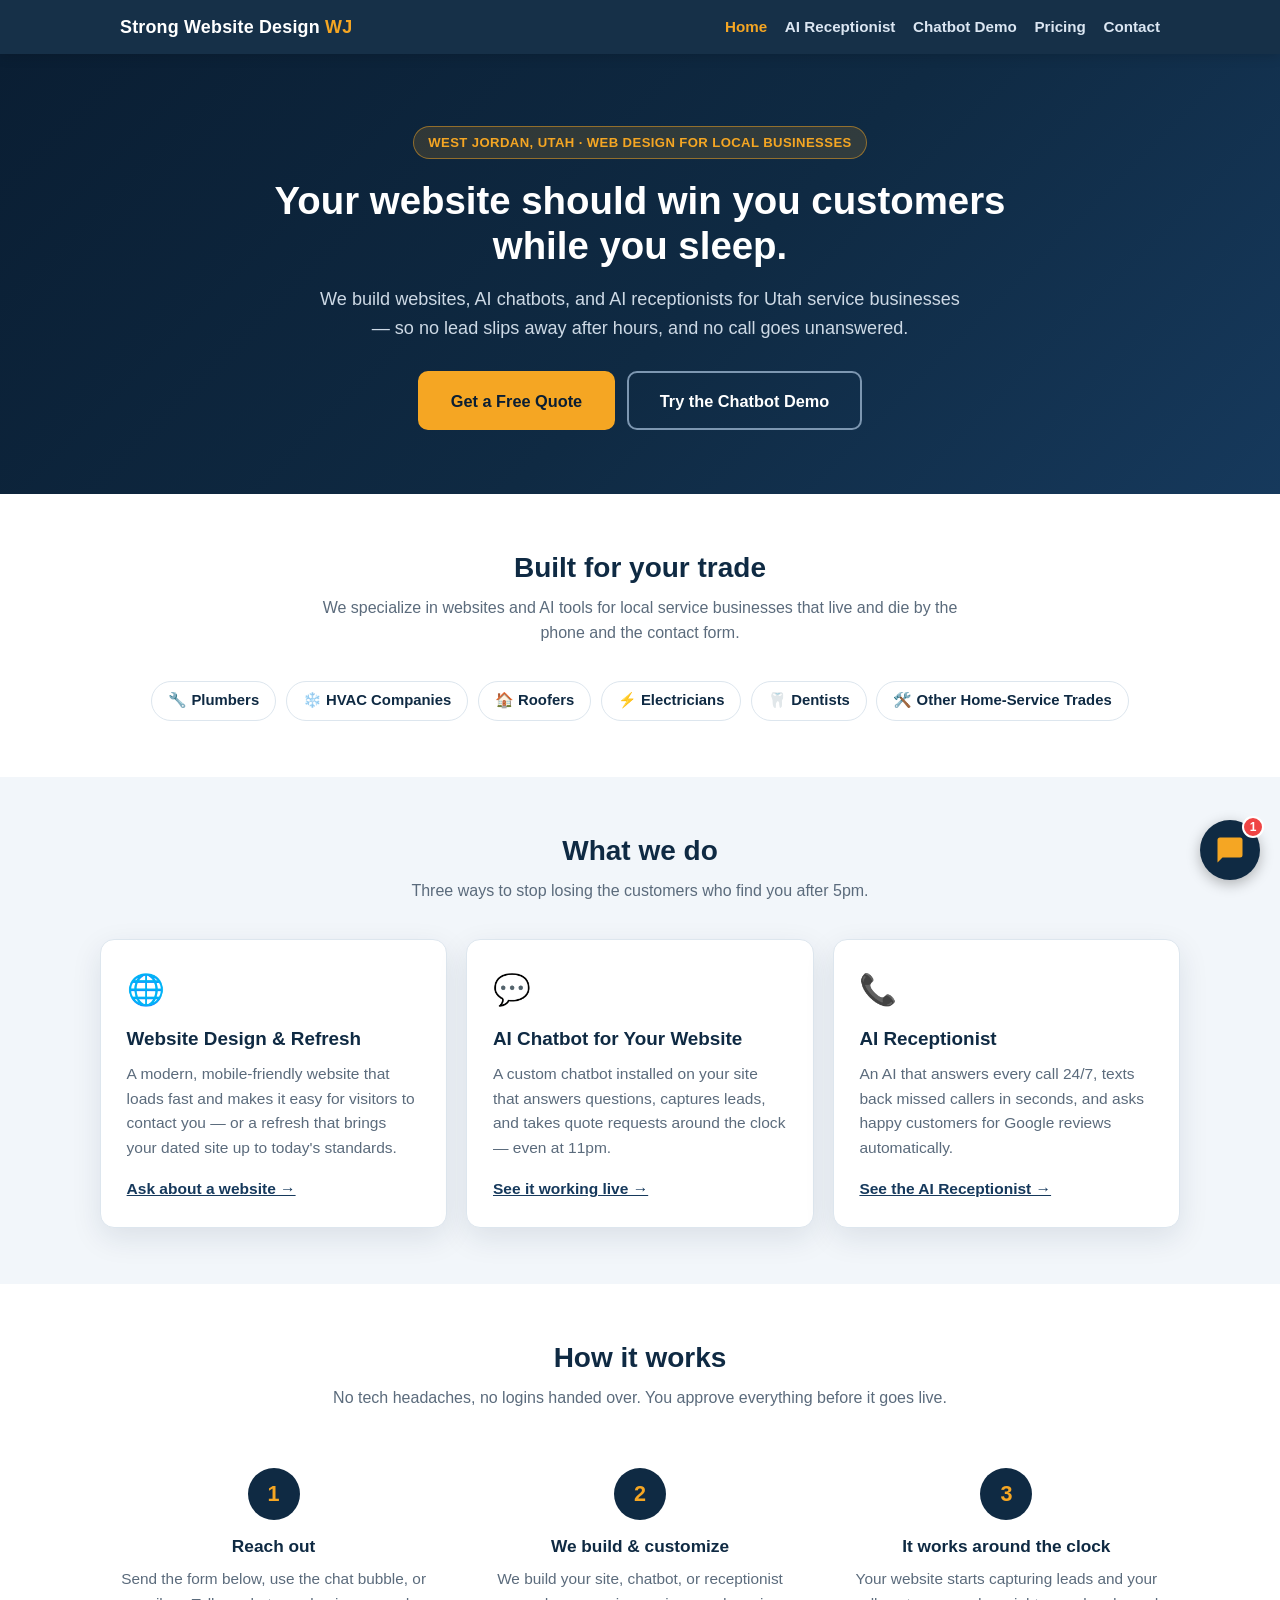
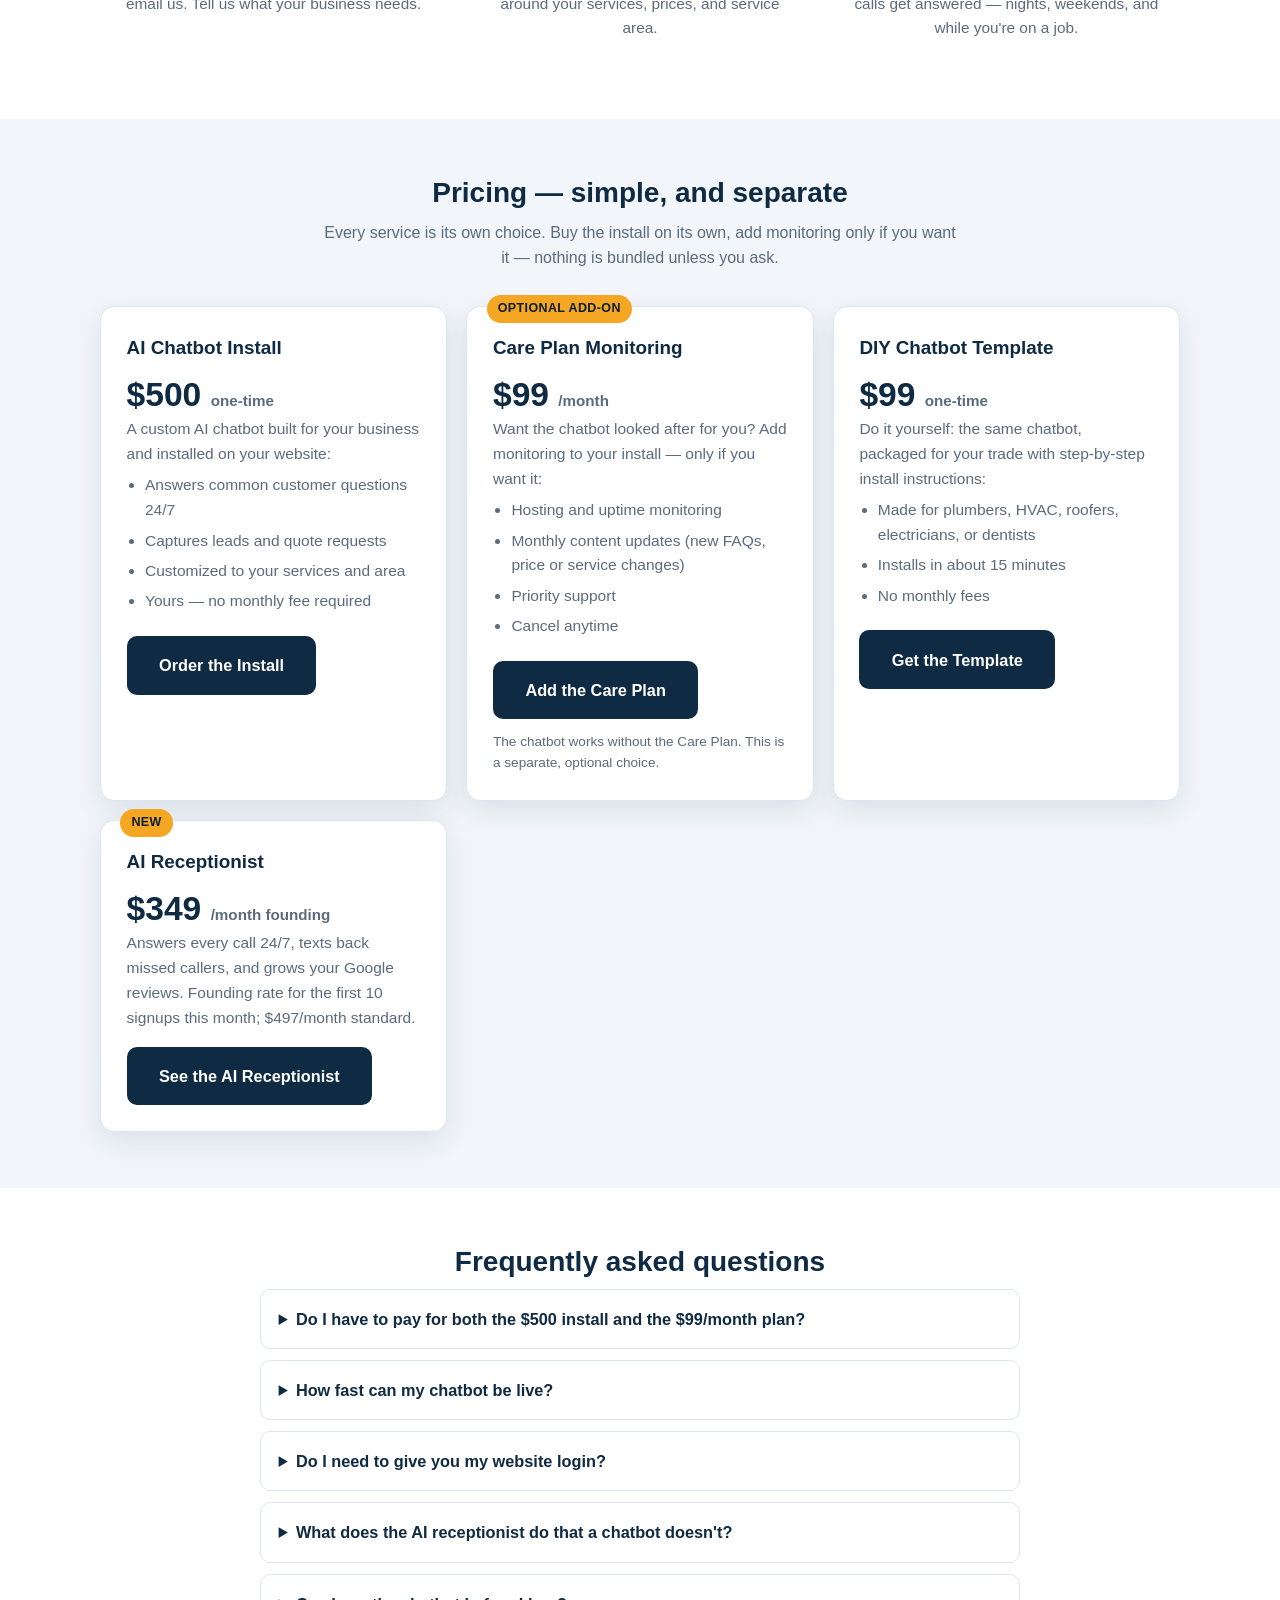
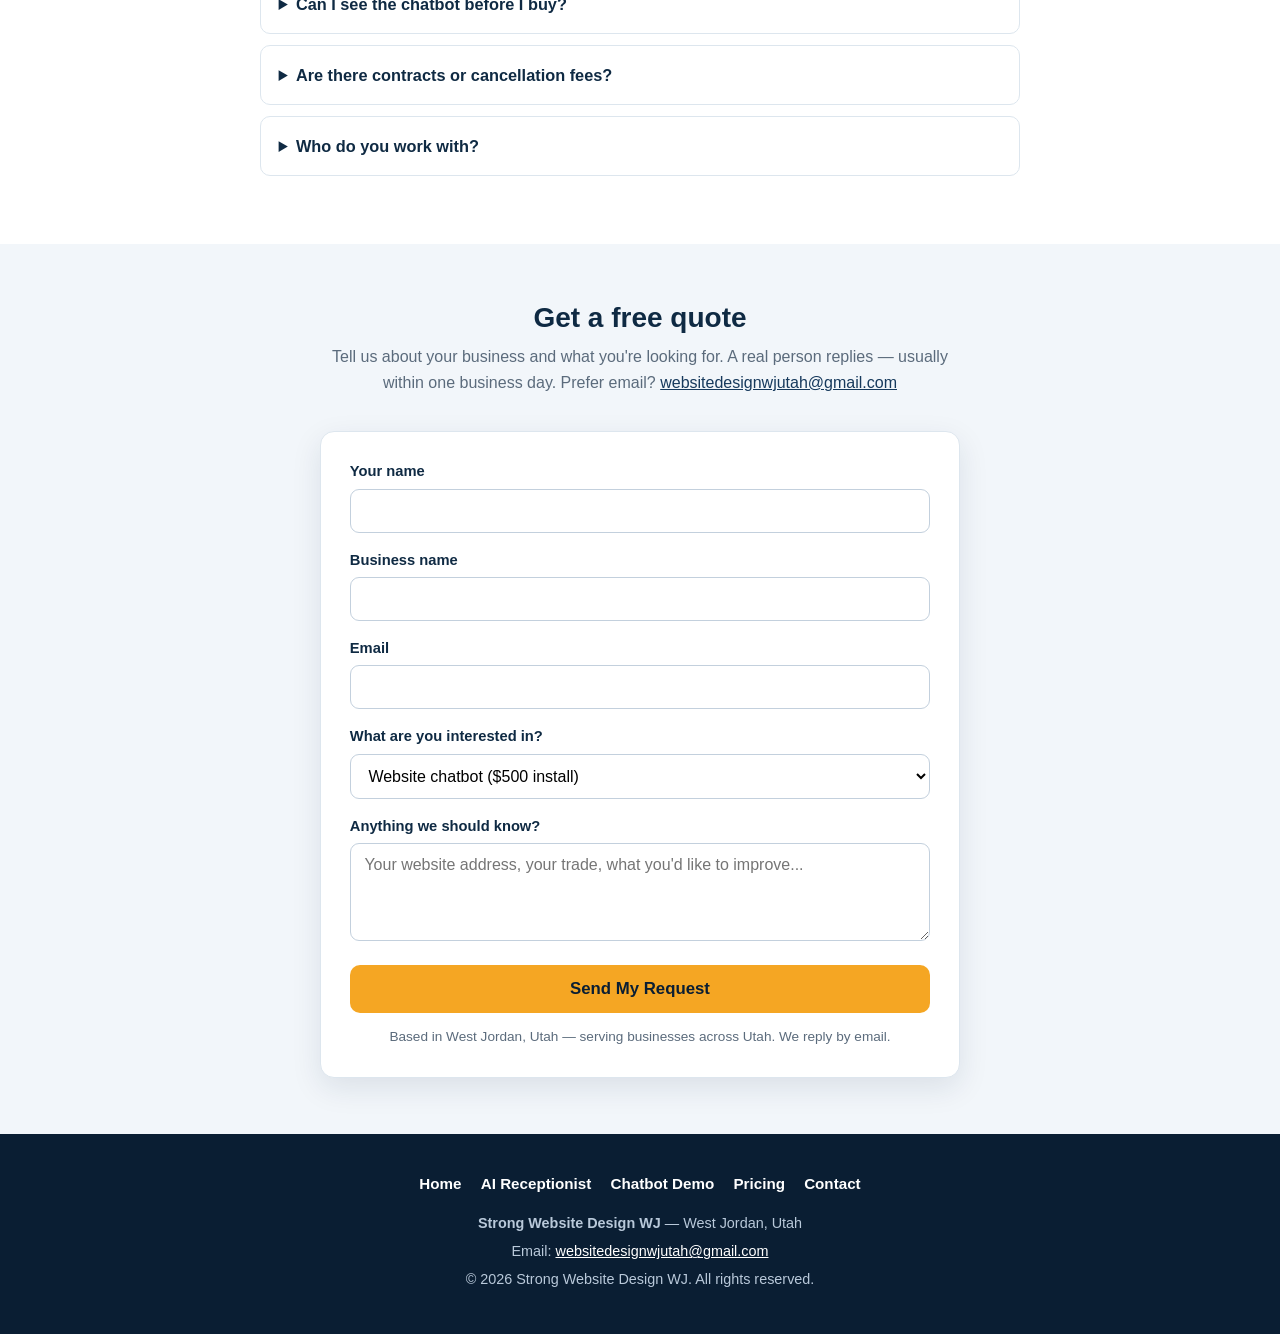
<file: index.html>
<!DOCTYPE html>
<html lang="en">
<head>
<meta charset="UTF-8">
<meta name="viewport" content="width=device-width, initial-scale=1.0">
<title>Utah Web Design & AI Chatbots for Small Businesses | Strong Website Design WJ</title>
<meta name="description" content="Strong Website Design WJ builds websites, AI chatbots, and AI receptionists for Utah small businesses — plumbers, HVAC, roofers, electricians & dentists. Chatbot installed for $500.">
<meta name="keywords" content="web design Utah, website design West Jordan, small business website Utah, chatbot for small business, AI chatbot install, AI receptionist Utah, website refresh Salt Lake City">
<link rel="canonical" href="https://strongroots.github.io/Strong-Website-Design-WJ/">
<meta property="og:type" content="website">
<meta property="og:site_name" content="Strong Website Design WJ">
<meta property="og:title" content="Utah Web Design & AI Chatbots for Small Businesses | Strong Website Design WJ">
<meta property="og:description" content="Websites, AI chatbots, and AI receptionists for Utah small businesses. Your site should win you customers while you sleep — chatbot installed for $500.">
<meta property="og:url" content="https://strongroots.github.io/Strong-Website-Design-WJ/">
<meta property="og:locale" content="en_US">
<meta name="twitter:card" content="summary">
<meta name="twitter:title" content="Utah Web Design & AI Chatbots for Small Businesses | Strong Website Design WJ">
<meta name="twitter:description" content="Websites, AI chatbots, and AI receptionists for Utah small businesses — chatbot installed for $500, AI receptionist from $349/month.">
<link rel="stylesheet" href="styles.css">
<link rel="stylesheet" href="chatbot/chatbot.css">
<script type="application/ld+json">
{
  "@context": "https://schema.org",
  "@type": "ProfessionalService",
  "name": "Strong Website Design WJ",
  "description": "Web design, AI chatbot installation, and AI receptionist services for Utah small businesses — plumbers, HVAC companies, roofers, electricians, and dentists.",
  "url": "https://strongroots.github.io/Strong-Website-Design-WJ/",
  "email": "websitedesignwjutah@gmail.com",
  "priceRange": "$99 - $500",
  "address": {
    "@type": "PostalAddress",
    "addressLocality": "West Jordan",
    "addressRegion": "UT",
    "addressCountry": "US"
  },
  "areaServed": [
    { "@type": "State", "name": "Utah" },
    { "@type": "City", "name": "West Jordan" },
    { "@type": "City", "name": "Salt Lake City" }
  ],
  "openingHoursSpecification": {
    "@type": "OpeningHoursSpecification",
    "dayOfWeek": ["Monday", "Tuesday", "Wednesday", "Thursday", "Friday", "Saturday", "Sunday"],
    "opens": "00:00",
    "closes": "23:59"
  },
  "makesOffer": [
    { "@type": "Offer", "itemOffered": { "@type": "Service", "name": "AI Chatbot Installation for Small Business Websites" }, "price": "500", "priceCurrency": "USD" },
    { "@type": "Offer", "itemOffered": { "@type": "Service", "name": "Chatbot Care Plan Monitoring (optional add-on)" }, "price": "99", "priceCurrency": "USD" },
    { "@type": "Offer", "itemOffered": { "@type": "Service", "name": "DIY Chatbot Template" }, "price": "99", "priceCurrency": "USD" },
    { "@type": "Offer", "itemOffered": { "@type": "Service", "name": "AI Receptionist for Contractors and Trades" }, "price": "349", "priceCurrency": "USD" }
  ]
}
</script>
</head>
<body>

<header class="site-header">
  <div class="bar">
    <a class="logo" href="index.html">Strong Website Design <span>WJ</span></a>
    <nav class="main-nav">
      <a href="index.html" class="active">Home</a>
      <a href="receptionist.html">AI Receptionist</a>
      <a href="chatbot-demo.html">Chatbot Demo</a>
      <a href="#pricing">Pricing</a>
      <a href="#contact">Contact</a>
    </nav>
  </div>
</header>

<div class="hero">
  <span class="eyebrow">West Jordan, Utah · Web Design for Local Businesses</span>
  <h1>Your website should win you customers while you sleep.</h1>
  <p>We build websites, AI chatbots, and AI receptionists for Utah service businesses — so no lead slips away after hours, and no call goes unanswered.</p>
  <div class="cta-row">
    <a class="btn" href="#contact">Get a Free Quote</a>
    <a class="btn ghost" href="chatbot-demo.html">Try the Chatbot Demo</a>
  </div>
</div>

<section class="section">
  <div class="wrap">
    <h2>Built for your trade</h2>
    <p class="lede">We specialize in websites and AI tools for local service businesses that live and die by the phone and the contact form.</p>
    <div class="trades">
      <span>🔧 Plumbers</span>
      <span>❄️ HVAC Companies</span>
      <span>🏠 Roofers</span>
      <span>⚡ Electricians</span>
      <span>🦷 Dentists</span>
      <span>🛠️ Other Home-Service Trades</span>
    </div>
  </div>
</section>

<section class="section alt">
  <div class="wrap">
    <h2>What we do</h2>
    <p class="lede">Three ways to stop losing the customers who find you after 5pm.</p>
    <div class="cards">
      <div class="card">
        <div class="icon">🌐</div>
        <h3>Website Design &amp; Refresh</h3>
        <p>A modern, mobile-friendly website that loads fast and makes it easy for visitors to contact you — or a refresh that brings your dated site up to today's standards.</p>
        <p class="card-link"><a href="#contact">Ask about a website →</a></p>
      </div>
      <div class="card">
        <div class="icon">💬</div>
        <h3>AI Chatbot for Your Website</h3>
        <p>A custom chatbot installed on your site that answers questions, captures leads, and takes quote requests around the clock — even at 11pm.</p>
        <p class="card-link"><a href="chatbot-demo.html">See it working live →</a></p>
      </div>
      <div class="card">
        <div class="icon">📞</div>
        <h3>AI Receptionist</h3>
        <p>An AI that answers every call 24/7, texts back missed callers in seconds, and asks happy customers for Google reviews automatically.</p>
        <p class="card-link"><a href="receptionist.html">See the AI Receptionist →</a></p>
      </div>
    </div>
  </div>
</section>

<section class="section">
  <div class="wrap">
    <h2>How it works</h2>
    <p class="lede">No tech headaches, no logins handed over. You approve everything before it goes live.</p>
    <div class="steps">
      <div class="step">
        <div class="num">1</div>
        <h3>Reach out</h3>
        <p>Send the form below, use the chat bubble, or email us. Tell us what your business needs.</p>
      </div>
      <div class="step">
        <div class="num">2</div>
        <h3>We build &amp; customize</h3>
        <p>We build your site, chatbot, or receptionist around your services, prices, and service area.</p>
      </div>
      <div class="step">
        <div class="num">3</div>
        <h3>It works around the clock</h3>
        <p>Your website starts capturing leads and your calls get answered — nights, weekends, and while you're on a job.</p>
      </div>
    </div>
  </div>
</section>

<section class="section alt" id="pricing">
  <div class="wrap">
    <h2>Pricing — simple, and separate</h2>
    <p class="lede">Every service is its own choice. Buy the install on its own, add monitoring only if you want it — nothing is bundled unless you ask.</p>
    <div class="cards">
      <div class="card price-card">
        <h3>AI Chatbot Install</h3>
        <div class="price">$500 <small>one-time</small></div>
        <p>A custom AI chatbot built for your business and installed on your website:</p>
        <ul>
          <li>Answers common customer questions 24/7</li>
          <li>Captures leads and quote requests</li>
          <li>Customized to your services and area</li>
          <li>Yours — no monthly fee required</li>
        </ul>
        <p style="margin-top:1rem;"><a class="btn navy" href="https://buy.stripe.com/14AeV51U76R19M33Et1ck00">Order the Install</a></p>
      </div>
      <div class="card price-card">
        <span class="tag">Optional Add-On</span>
        <h3>Care Plan Monitoring</h3>
        <div class="price">$99 <small>/month</small></div>
        <p>Want the chatbot looked after for you? Add monitoring to your install — only if you want it:</p>
        <ul>
          <li>Hosting and uptime monitoring</li>
          <li>Monthly content updates (new FAQs, price or service changes)</li>
          <li>Priority support</li>
          <li>Cancel anytime</li>
        </ul>
        <p style="margin-top:1rem;"><a class="btn navy" href="https://buy.stripe.com/5kQ6oz42fgrB5vN8YN1ck01">Add the Care Plan</a></p>
        <p class="fineprint">The chatbot works without the Care Plan. This is a separate, optional choice.</p>
      </div>
      <div class="card price-card">
        <h3>DIY Chatbot Template</h3>
        <div class="price">$99 <small>one-time</small></div>
        <p>Do it yourself: the same chatbot, packaged for your trade with step-by-step install instructions:</p>
        <ul>
          <li>Made for plumbers, HVAC, roofers, electricians, or dentists</li>
          <li>Installs in about 15 minutes</li>
          <li>No monthly fees</li>
        </ul>
        <p style="margin-top:1rem;"><a class="btn navy" href="https://buy.stripe.com/eVq9AL9mzfnx0bt3Et1ck02">Get the Template</a></p>
      </div>
      <div class="card price-card">
        <span class="tag">New</span>
        <h3>AI Receptionist</h3>
        <div class="price">$349 <small>/month founding</small></div>
        <p>Answers every call 24/7, texts back missed callers, and grows your Google reviews. Founding rate for the first 10 signups this month; $497/month standard.</p>
        <p style="margin-top:1rem;"><a class="btn navy" href="receptionist.html">See the AI Receptionist</a></p>
      </div>
    </div>
  </div>
</section>

<section class="section">
  <div class="wrap">
    <h2>Frequently asked questions</h2>
    <div class="faq">
      <details>
        <summary>Do I have to pay for both the $500 install and the $99/month plan?</summary>
        <p>No. They're separate choices. The $500 install buys you the chatbot, installed and working on your site — full stop. The $99/month Care Plan is an optional add-on if you'd like us to host it, monitor uptime, and make monthly updates for you. Plenty of clients take the install on its own.</p>
      </details>
      <details>
        <summary>How fast can my chatbot be live?</summary>
        <p>Usually within a few days of ordering. We customize it to your business, send it to you for approval, then install it on your website.</p>
      </details>
      <details>
        <summary>Do I need to give you my website login?</summary>
        <p>No. We work with a simple install snippet or coordinate with whoever manages your site — you never hand over passwords or logins.</p>
      </details>
      <details>
        <summary>What does the AI receptionist do that a chatbot doesn't?</summary>
        <p>The chatbot lives on your website and handles visitors there. The AI receptionist answers your actual phone calls, 24/7 — it talks with callers, books the job details, texts back anyone you missed, and asks finished customers for Google reviews. Many shops use both. See the <a href="receptionist.html">AI Receptionist page</a> for pricing.</p>
      </details>
      <details>
        <summary>Can I see the chatbot before I buy?</summary>
        <p>Yes — there's a working demo on a sample plumbing company's page. Try it here: <a href="chatbot-demo.html">chatbot demo</a>. Ask it about hours, pricing, and services, then tap its quote button to see how a lead reaches the owner.</p>
      </details>
      <details>
        <summary>Are there contracts or cancellation fees?</summary>
        <p>No long-term contracts. The monthly services (Care Plan and AI Receptionist) are month-to-month and cancel anytime. The install and the DIY template are one-time purchases.</p>
      </details>
      <details>
        <summary>Who do you work with?</summary>
        <p>Small service businesses across Utah, especially the Salt Lake Valley — plumbers, HVAC companies, roofers, electricians, dentists, and similar trades. We're based in West Jordan, Utah.</p>
      </details>
    </div>
  </div>
</section>

<section class="section alt" id="contact">
  <div class="wrap">
    <h2>Get a free quote</h2>
    <p class="lede">Tell us about your business and what you're looking for. A real person replies — usually within one business day. Prefer email? <a href="mailto:websitedesignwjutah@gmail.com">websitedesignwjutah@gmail.com</a></p>
    <form class="lead-form" action="https://formsubmit.co/websitedesignwjutah@gmail.com" method="POST">
      <input type="hidden" name="_subject" value="New lead from Strong Website Design WJ homepage">
      <input type="hidden" name="_template" value="table">
      <input type="hidden" name="_next" value="https://strongroots.github.io/Strong-Website-Design-WJ/?sent=1#contact">
      <input type="text" name="_honey" style="display:none">
      <label for="lf-name">Your name</label>
      <input id="lf-name" name="Name" type="text" autocomplete="name" required>
      <label for="lf-biz">Business name</label>
      <input id="lf-biz" name="Business" type="text" autocomplete="organization">
      <label for="lf-email">Email</label>
      <input id="lf-email" name="Email" type="email" autocomplete="email" required>
      <label for="lf-need">What are you interested in?</label>
      <select id="lf-need" name="Interested_in">
        <option>Website chatbot ($500 install)</option>
        <option>New website / website refresh</option>
        <option>AI receptionist</option>
        <option>DIY chatbot template ($99)</option>
        <option>Care Plan monitoring ($99/mo)</option>
        <option>Not sure yet — advise me</option>
      </select>
      <label for="lf-msg">Anything we should know?</label>
      <textarea id="lf-msg" name="Details" rows="4" placeholder="Your website address, your trade, what you'd like to improve..."></textarea>
      <button class="btn" type="submit">Send My Request</button>
      <p class="fineprint">Based in West Jordan, Utah — serving businesses across Utah. We reply by email.</p>
    </form>
  </div>
</section>

<footer class="site-footer">
  <nav>
    <a href="index.html">Home</a>
    <a href="receptionist.html">AI Receptionist</a>
    <a href="chatbot-demo.html">Chatbot Demo</a>
    <a href="#pricing">Pricing</a>
    <a href="#contact">Contact</a>
  </nav>
  <p><strong>Strong Website Design WJ</strong> — West Jordan, Utah</p>
  <p>Email: <a href="mailto:websitedesignwjutah@gmail.com">websitedesignwjutah@gmail.com</a></p>
  <p>&copy; 2026 Strong Website Design WJ. All rights reserved.</p>
</footer>

<script src="chatbot/chatbot.js" defer></script>
</body>
</html>
</file>
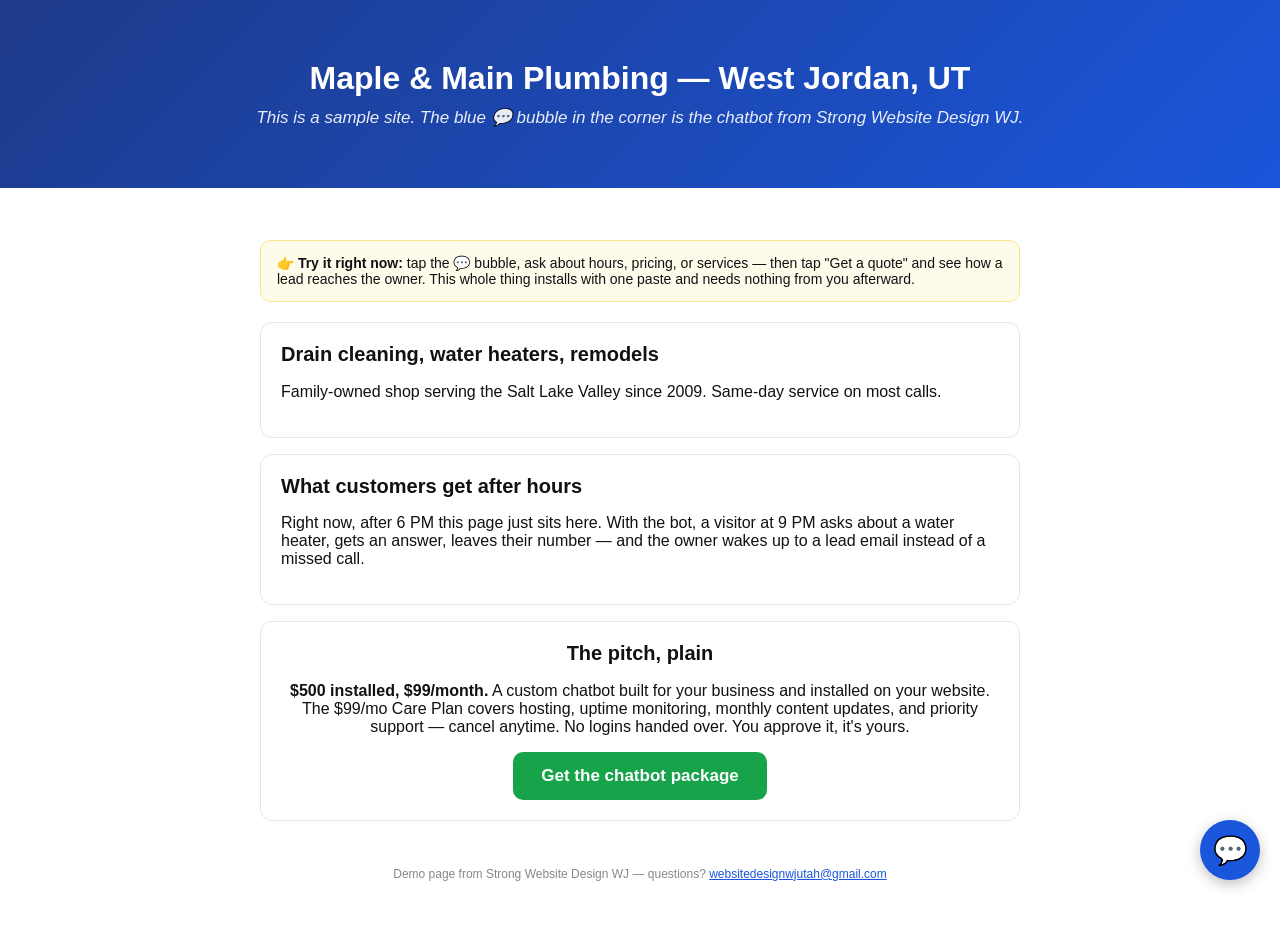
<file: chatbot-demo-email-campaign.html>
<!DOCTYPE html>
<html lang="en">
<head>
<meta charset="UTF-8">
<meta name="viewport" content="width=device-width, initial-scale=1.0">
<title>Demo — What your chatbot looks like on YOUR site | Strong Website Design WJ</title>
<style>
  body{font-family:-apple-system,BlinkMacSystemFont,"Segoe UI",Roboto,Arial,sans-serif;margin:0;color:#111}
  .hero{background:linear-gradient(135deg,#1e3a8a,#1a56db);color:#fff;padding:60px 24px;text-align:center}
  .hero h1{margin:0 0 10px;font-size:32px}
  .hero p{margin:0;opacity:.9;font-size:17px}
  .wrap{max-width:760px;margin:0 auto;padding:32px 24px}
  .card{border:1px solid #e5e7eb;border-radius:12px;padding:20px;margin:16px 0}
  .card h2{margin-top:0;font-size:20px}
  .note{background:#fffbeb;border:1px solid #fde68a;border-radius:10px;padding:14px 16px;font-size:14px;margin:20px 0}
  .cta{background:#16a34a;color:#fff;border:none;border-radius:10px;padding:14px 28px;font-size:17px;font-weight:700;cursor:pointer}
  footer{text-align:center;color:#888;font-size:12px;padding:30px}
  footer a{color:#1a56db}
</style>
</head>
<body>
<div class="hero">
  <h1>Maple &amp; Main Plumbing — West Jordan, UT</h1>
  <p><em>This is a sample site. The blue 💬 bubble in the corner is the chatbot from Strong Website Design WJ.</em></p>
</div>
<div class="wrap">
  <div class="note">👉 <strong>Try it right now:</strong> tap the 💬 bubble, ask about hours, pricing, or services — then tap "Get a quote" and see how a lead reaches the owner. This whole thing installs with one paste and needs nothing from you afterward.</div>
  <div class="card">
    <h2>Drain cleaning, water heaters, remodels</h2>
    <p>Family-owned shop serving the Salt Lake Valley since 2009. Same-day service on most calls.</p>
  </div>
  <div class="card">
    <h2>What customers get after hours</h2>
    <p>Right now, after 6 PM this page just sits here. With the bot, a visitor at 9 PM asks about a water heater, gets an answer, leaves their number — and the owner wakes up to a lead email instead of a missed call.</p>
  </div>
  <div class="card" style="text-align:center">
    <h2>The pitch, plain</h2>
    <p><strong>$500 installed, $99/month.</strong> A custom chatbot built for your business and installed on your website. The $99/mo Care Plan covers hosting, uptime monitoring, monthly content updates, and priority support — cancel anytime. No logins handed over. You approve it, it's yours.</p>
    <button class="cta" onclick="alert('This is the demo — on your live site this button would start your order.')">Get the chatbot package</button>
  </div>
  <footer>Demo page from Strong Website Design WJ — questions? <a href="mailto:websitedesignwjutah@gmail.com">websitedesignwjutah@gmail.com</a></footer>
</div>

<!-- DEMO CONFIG: pre-filled for the sample business. In the real snippet, the buyer edits this block. -->
<style>
  #qcb-launcher{position:fixed;right:20px;bottom:20px;width:60px;height:60px;border-radius:50%;background:#1a56db;color:#fff;border:none;cursor:pointer;font-size:28px;box-shadow:0 4px 14px rgba(0,0,0,.25);z-index:9998}
  #qcb-panel{position:fixed;right:20px;bottom:92px;width:340px;max-width:calc(100vw - 40px);height:460px;max-height:70vh;background:#fff;border-radius:14px;box-shadow:0 8px 30px rgba(0,0,0,.25);display:none;flex-direction:column;overflow:hidden;z-index:9999;font-family:-apple-system,BlinkMacSystemFont,"Segoe UI",Roboto,Arial,sans-serif}
  #qcb-panel.open{display:flex}
  #qcb-head{background:#1a56db;color:#fff;padding:12px 14px;font-weight:700;font-size:15px;display:flex;justify-content:space-between;align-items:center}
  #qcb-head button{background:none;border:none;color:#fff;font-size:18px;cursor:pointer}
  #qcb-msgs{flex:1;overflow-y:auto;padding:12px;display:flex;flex-direction:column;gap:8px;background:#f3f4f6}
  .qcb-msg{max-width:85%;padding:9px 12px;border-radius:12px;font-size:14px;line-height:1.4}
  .qcb-bot{background:#fff;color:#111;align-self:flex-start;border:1px solid #e5e7eb}
  .qcb-user{background:#1a56db;color:#fff;align-self:flex-end}
  .qcb-quick{display:flex;flex-wrap:wrap;gap:6px}
  .qcb-quick button{background:#eef2ff;border:1px solid #c7d2fe;color:#1a56db;border-radius:16px;padding:5px 10px;font-size:12px;cursor:pointer}
  #qcb-inputbar{display:flex;border-top:1px solid #e5e7eb}
  #qcb-input{flex:1;border:none;padding:12px;font-size:14px;outline:none}
  #qcb-send{background:#1a56db;color:#fff;border:none;padding:0 16px;font-size:14px;cursor:pointer}
  #qcb-form{padding:10px 12px;border-top:1px solid #e5e7eb;background:#fff;display:none}
  #qcb-form input,#qcb-form textarea{width:100%;box-sizing:border-box;margin:4px 0;padding:8px;font-size:13px;border:1px solid #d1d5db;border-radius:8px}
  #qcb-form button{width:100%;background:#16a34a;color:#fff;border:none;border-radius:8px;padding:10px;font-size:14px;font-weight:700;cursor:pointer;margin-top:4px}
</style>
<div id="qcb-panel" role="dialog" aria-label="Chat with us">
  <div id="qcb-head"><span id="qcb-title">Chat with us</span><button onclick="document.getElementById('qcb-panel').classList.remove('open')" aria-label="Close">×</button></div>
  <div id="qcb-msgs"></div>
  <div class="qcb-quick" id="qcb-quick" style="padding:8px 12px;background:#f3f4f6"></div>
  <div id="qcb-form">
    <input id="qcb-name" placeholder="Your name">
    <input id="qcb-phone" placeholder="Your phone number">
    <textarea id="qcb-need" rows="2" placeholder="What do you need?"></textarea>
    <button onclick="qcbSendLead()">Send — we'll call you back</button>
  </div>
  <div id="qcb-inputbar">
    <input id="qcb-input" placeholder="Ask a question…" onkeydown="if(event.key==='Enter')qcbAsk()">
    <button id="qcb-send" onclick="qcbAsk()">Send</button>
  </div>
</div>
<button id="qcb-launcher" onclick="qcbToggle()" aria-label="Open chat">💬</button>
<script>
var QCB = {
  business: "Maple & Main Plumbing",
  phone: "(801) 555-0147",
  phoneHref: "+18015550147",
  email: "owner@mapleandmain.example",
  greeting: "Hi! I'm the Maple & Main assistant. Ask me about hours, pricing, or services — or tap a topic below.",
  faqs: [
    { keys: ["hour","open","close","when"],
      a: "We're open Mon–Fri 8 AM–6 PM, Sat 9 AM–2 PM. Emergency calls 24/7." },
    { keys: ["price","cost","much","charge","quote","estimate"],
      a: "Drain cleaning starts at $149, water heater installs from $1,100 — but every job's different. Tap 'Get a quote' and we'll call you back with an exact number." },
    { keys: ["service","offer","do you do","what do"],
      a: "Drain cleaning, water heater install/repair, fixture installs, and remodel rough-ins." },
    { keys: ["where","located","address","area","serve"],
      a: "Based in West Jordan — we serve the whole Salt Lake Valley." },
    { keys: ["book","schedule","appointment","come out","visit"],
      a: "Tap 'Get a quote' below with your name and number and we'll call you back to schedule — usually same day." }
  ],
  fallback: "Good question — I don't have that answer yet. Leave your info below and the owner will get back to you personally."
};
var qcbOpened = false;
function qcbToggle(){
  var p = document.getElementById('qcb-panel');
  p.classList.toggle('open');
  if(!qcbOpened){ qcbOpened = true; qcbSay(QCB.greeting, 'bot'); qcbQuickButtons(); }
}
function qcbSay(text, who){
  var m = document.createElement('div');
  m.className = 'qcb-msg qcb-' + who;
  m.textContent = text;
  document.getElementById('qcb-msgs').appendChild(m);
  m.scrollIntoView();
}
function qcbQuickButtons(){
  var q = document.getElementById('qcb-quick');
  q.innerHTML = '';
  ["Hours","Pricing","Services","Get a quote"].forEach(function(t){
    var b = document.createElement('button');
    b.textContent = t;
    b.onclick = function(){ document.getElementById('qcb-input').value = t; qcbAsk(); };
  });
}
function qcbAsk(){
  var box = document.getElementById('qcb-input');
  var text = box.value.trim();
  if(!text) return;
  box.value = '';
  qcbSay(text, 'user');
  var lower = text.toLowerCase();
  if(lower.indexOf('quote') > -1 || lower.indexOf('call') > -1){ qcbLeadForm(); return; }
  var best = null, bestScore = 0;
  QCB.faqs.forEach(function(f){
    var s = 0;
    f.keys.forEach(function(k){ if(lower.indexOf(k) > -1) s++; });
    if(s > bestScore){ bestScore = s; best = f; }
  });
  qcbSay(best ? best.a : QCB.fallback, 'bot');
  if(!best){ qcbLeadForm(); }
  var call = document.createElement('div');
  call.className = 'qcb-msg qcb-bot';
  call.innerHTML = 'Prefer to talk? Call us: <a href="tel:' + QCB.phoneHref + '">' + QCB.phone + '</a>';
  document.getElementById('qcb-msgs').appendChild(call);
  call.scrollIntoView();
}
function qcbLeadForm(){
  qcbSay("Drop your info and the owner will call you back:", 'bot');
  document.getElementById('qcb-form').style.display = 'block';
}
function qcbSendLead(){
  var n = document.getElementById('qcb-name').value.trim();
  var p = document.getElementById('qcb-phone').value.trim();
  var d = document.getElementById('qcb-need').value.trim();
  if(!n || !p){ qcbSay("Please add your name and phone number so we can reach you.", 'bot'); return; }
  var subject = encodeURIComponent("New website lead — " + QCB.business);
  var body = encodeURIComponent("Name: " + n + "\nPhone: " + p + "\nNeeds: " + d);
  window.location.href = "mailto:" + QCB.email + "?subject=" + subject + "&body=" + body;
  qcbSay("Thanks " + n + "! Your email app should open with the message ready — hit send and the owner gets it instantly.", 'bot');
  document.getElementById('qcb-form').style.display = 'none';
}
document.getElementById('qcb-title').textContent = "Chat with " + QCB.business;
</script>
</body>
</html>
</file>
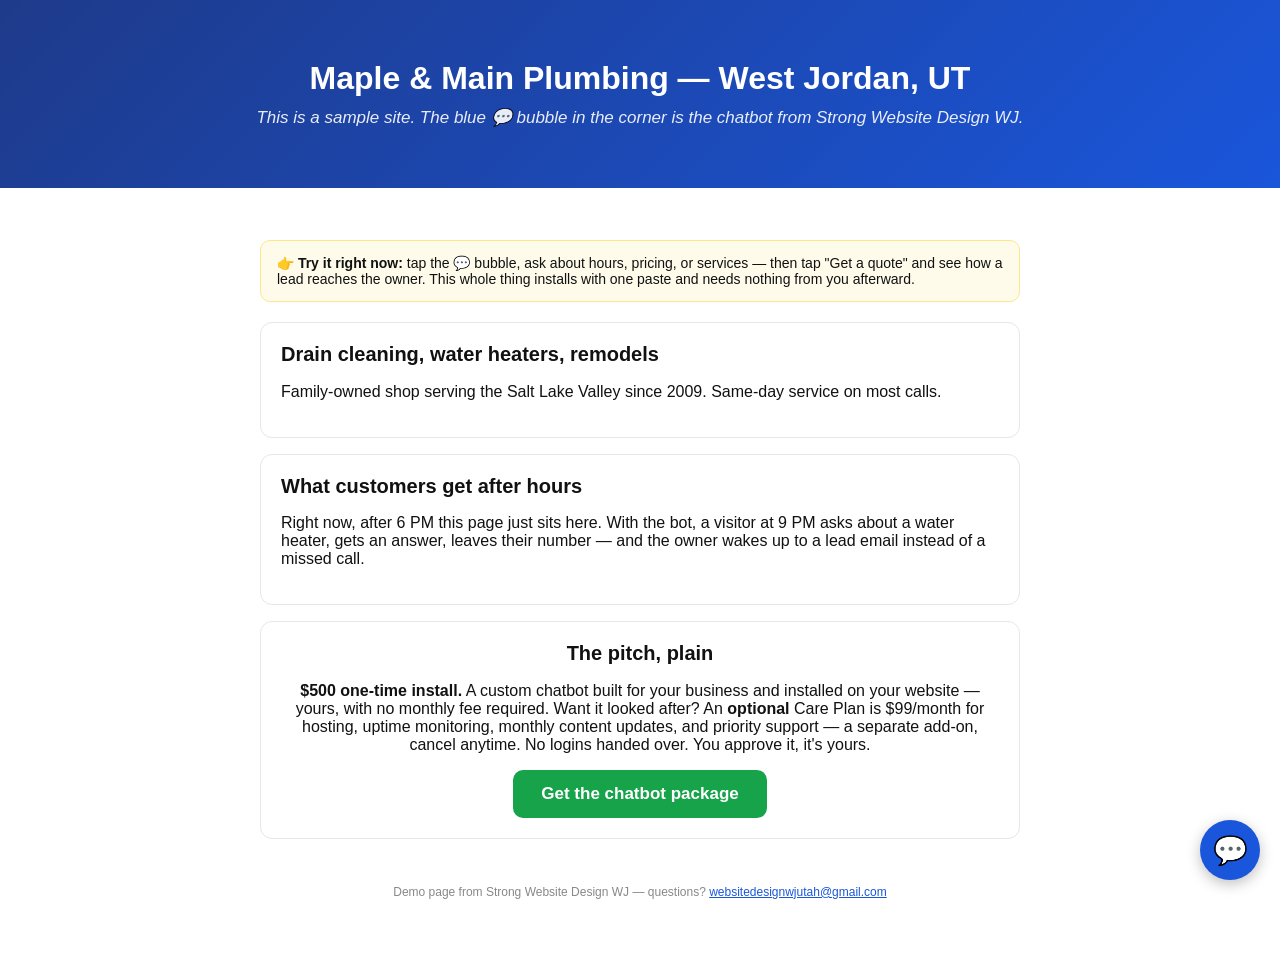
<file: chatbot-demo.html>
<!DOCTYPE html>
<html lang="en">
<head>
<meta charset="UTF-8">
<meta name="viewport" content="width=device-width, initial-scale=1.0">
<title>Demo — What your chatbot looks like on YOUR site | Strong Website Design WJ</title>
<style>
  body{font-family:-apple-system,BlinkMacSystemFont,"Segoe UI",Roboto,Arial,sans-serif;margin:0;color:#111}
  .hero{background:linear-gradient(135deg,#1e3a8a,#1a56db);color:#fff;padding:60px 24px;text-align:center}
  .hero h1{margin:0 0 10px;font-size:32px}
  .hero p{margin:0;opacity:.9;font-size:17px}
  .wrap{max-width:760px;margin:0 auto;padding:32px 24px}
  .card{border:1px solid #e5e7eb;border-radius:12px;padding:20px;margin:16px 0}
  .card h2{margin-top:0;font-size:20px}
  .note{background:#fffbeb;border:1px solid #fde68a;border-radius:10px;padding:14px 16px;font-size:14px;margin:20px 0}
  .cta{background:#16a34a;color:#fff;border:none;border-radius:10px;padding:14px 28px;font-size:17px;font-weight:700;cursor:pointer}
  footer{text-align:center;color:#888;font-size:12px;padding:30px}
  footer a{color:#1a56db}
</style>
</head>
<body>
<div class="hero">
  <h1>Maple &amp; Main Plumbing — West Jordan, UT</h1>
  <p><em>This is a sample site. The blue 💬 bubble in the corner is the chatbot from Strong Website Design WJ.</em></p>
</div>
<div class="wrap">
  <div class="note">👉 <strong>Try it right now:</strong> tap the 💬 bubble, ask about hours, pricing, or services — then tap "Get a quote" and see how a lead reaches the owner. This whole thing installs with one paste and needs nothing from you afterward.</div>
  <div class="card">
    <h2>Drain cleaning, water heaters, remodels</h2>
    <p>Family-owned shop serving the Salt Lake Valley since 2009. Same-day service on most calls.</p>
  </div>
  <div class="card">
    <h2>What customers get after hours</h2>
    <p>Right now, after 6 PM this page just sits here. With the bot, a visitor at 9 PM asks about a water heater, gets an answer, leaves their number — and the owner wakes up to a lead email instead of a missed call.</p>
  </div>
  <div class="card" style="text-align:center">
    <h2>The pitch, plain</h2>
    <p><strong>$500 one-time install.</strong> A custom chatbot built for your business and installed on your website — yours, with no monthly fee required. Want it looked after? An <strong>optional</strong> Care Plan is $99/month for hosting, uptime monitoring, monthly content updates, and priority support — a separate add-on, cancel anytime. No logins handed over. You approve it, it's yours.</p>
    <button class="cta" onclick="alert('This is the demo — on your live site this button would start your order.')">Get the chatbot package</button>
  </div>
  <footer>Demo page from Strong Website Design WJ — questions? <a href="mailto:websitedesignwjutah@gmail.com">websitedesignwjutah@gmail.com</a></footer>
</div>

<!-- DEMO CONFIG: pre-filled for the sample business. In the real snippet, the buyer edits this block. -->
<style>
  #qcb-launcher{position:fixed;right:20px;bottom:20px;width:60px;height:60px;border-radius:50%;background:#1a56db;color:#fff;border:none;cursor:pointer;font-size:28px;box-shadow:0 4px 14px rgba(0,0,0,.25);z-index:9998}
  #qcb-panel{position:fixed;right:20px;bottom:92px;width:340px;max-width:calc(100vw - 40px);height:460px;max-height:70vh;background:#fff;border-radius:14px;box-shadow:0 8px 30px rgba(0,0,0,.25);display:none;flex-direction:column;overflow:hidden;z-index:9999;font-family:-apple-system,BlinkMacSystemFont,"Segoe UI",Roboto,Arial,sans-serif}
  #qcb-panel.open{display:flex}
  #qcb-head{background:#1a56db;color:#fff;padding:12px 14px;font-weight:700;font-size:15px;display:flex;justify-content:space-between;align-items:center}
  #qcb-head button{background:none;border:none;color:#fff;font-size:18px;cursor:pointer}
  #qcb-msgs{flex:1;overflow-y:auto;padding:12px;display:flex;flex-direction:column;gap:8px;background:#f3f4f6}
  .qcb-msg{max-width:85%;padding:9px 12px;border-radius:12px;font-size:14px;line-height:1.4}
  .qcb-bot{background:#fff;color:#111;align-self:flex-start;border:1px solid #e5e7eb}
  .qcb-user{background:#1a56db;color:#fff;align-self:flex-end}
  .qcb-quick{display:flex;flex-wrap:wrap;gap:6px}
  .qcb-quick button{background:#eef2ff;border:1px solid #c7d2fe;color:#1a56db;border-radius:16px;padding:5px 10px;font-size:12px;cursor:pointer}
  #qcb-inputbar{display:flex;border-top:1px solid #e5e7eb}
  #qcb-input{flex:1;border:none;padding:12px;font-size:14px;outline:none}
  #qcb-send{background:#1a56db;color:#fff;border:none;padding:0 16px;font-size:14px;cursor:pointer}
  #qcb-form{padding:10px 12px;border-top:1px solid #e5e7eb;background:#fff;display:none}
  #qcb-form input,#qcb-form textarea{width:100%;box-sizing:border-box;margin:4px 0;padding:8px;font-size:13px;border:1px solid #d1d5db;border-radius:8px}
  #qcb-form button{width:100%;background:#16a34a;color:#fff;border:none;border-radius:8px;padding:10px;font-size:14px;font-weight:700;cursor:pointer;margin-top:4px}
</style>
<div id="qcb-panel" role="dialog" aria-label="Chat with us">
  <div id="qcb-head"><span id="qcb-title">Chat with us</span><button onclick="document.getElementById('qcb-panel').classList.remove('open')" aria-label="Close">×</button></div>
  <div id="qcb-msgs"></div>
  <div class="qcb-quick" id="qcb-quick" style="padding:8px 12px;background:#f3f4f6"></div>
  <div id="qcb-form">
    <input id="qcb-name" placeholder="Your name">
    <input id="qcb-phone" placeholder="Your phone number">
    <textarea id="qcb-need" rows="2" placeholder="What do you need?"></textarea>
    <button onclick="qcbSendLead()">Send — we'll call you back</button>
  </div>
  <div id="qcb-inputbar">
    <input id="qcb-input" placeholder="Ask a question…" onkeydown="if(event.key==='Enter')qcbAsk()">
    <button id="qcb-send" onclick="qcbAsk()">Send</button>
  </div>
</div>
<button id="qcb-launcher" onclick="qcbToggle()" aria-label="Open chat">💬</button>
<script>
var QCB = {
  business: "Maple & Main Plumbing",
  phone: "(801) 555-0147",
  phoneHref: "+18015550147",
  email: "owner@mapleandmain.example",
  greeting: "Hi! I'm the Maple & Main assistant. Ask me about hours, pricing, or services — or tap a topic below.",
  faqs: [
    { keys: ["hour","open","close","when"],
      a: "We're open Mon–Fri 8 AM–6 PM, Sat 9 AM–2 PM. Emergency calls 24/7." },
    { keys: ["price","cost","much","charge","quote","estimate"],
      a: "Drain cleaning starts at $149, water heater installs from $1,100 — but every job's different. Tap 'Get a quote' and we'll call you back with an exact number." },
    { keys: ["service","offer","do you do","what do"],
      a: "Drain cleaning, water heater install/repair, fixture installs, and remodel rough-ins." },
    { keys: ["where","located","address","area","serve"],
      a: "Based in West Jordan — we serve the whole Salt Lake Valley." },
    { keys: ["book","schedule","appointment","come out","visit"],
      a: "Tap 'Get a quote' below with your name and number and we'll call you back to schedule — usually same day." }
  ],
  fallback: "Good question — I don't have that answer yet. Leave your info below and the owner will get back to you personally."
};
var qcbOpened = false;
function qcbToggle(){
  var p = document.getElementById('qcb-panel');
  p.classList.toggle('open');
  if(!qcbOpened){ qcbOpened = true; qcbSay(QCB.greeting, 'bot'); qcbQuickButtons(); }
}
function qcbSay(text, who){
  var m = document.createElement('div');
  m.className = 'qcb-msg qcb-' + who;
  m.textContent = text;
  document.getElementById('qcb-msgs').appendChild(m);
  m.scrollIntoView();
}
function qcbQuickButtons(){
  var q = document.getElementById('qcb-quick');
  q.innerHTML = '';
  ["Hours","Pricing","Services","Get a quote"].forEach(function(t){
    var b = document.createElement('button');
    b.textContent = t;
    b.onclick = function(){ document.getElementById('qcb-input').value = t; qcbAsk(); };
  });
}
function qcbAsk(){
  var box = document.getElementById('qcb-input');
  var text = box.value.trim();
  if(!text) return;
  box.value = '';
  qcbSay(text, 'user');
  var lower = text.toLowerCase();
  if(lower.indexOf('quote') > -1 || lower.indexOf('call') > -1){ qcbLeadForm(); return; }
  var best = null, bestScore = 0;
  QCB.faqs.forEach(function(f){
    var s = 0;
    f.keys.forEach(function(k){ if(lower.indexOf(k) > -1) s++; });
    if(s > bestScore){ bestScore = s; best = f; }
  });
  qcbSay(best ? best.a : QCB.fallback, 'bot');
  if(!best){ qcbLeadForm(); }
  var call = document.createElement('div');
  call.className = 'qcb-msg qcb-bot';
  call.innerHTML = 'Prefer to talk? Call us: <a href="tel:' + QCB.phoneHref + '">' + QCB.phone + '</a>';
  document.getElementById('qcb-msgs').appendChild(call);
  call.scrollIntoView();
}
function qcbLeadForm(){
  qcbSay("Drop your info and the owner will call you back:", 'bot');
  document.getElementById('qcb-form').style.display = 'block';
}
function qcbSendLead(){
  var n = document.getElementById('qcb-name').value.trim();
  var p = document.getElementById('qcb-phone').value.trim();
  var d = document.getElementById('qcb-need').value.trim();
  if(!n || !p){ qcbSay("Please add your name and phone number so we can reach you.", 'bot'); return; }
  var subject = encodeURIComponent("New website lead — " + QCB.business);
  var body = encodeURIComponent("Name: " + n + "\nPhone: " + p + "\nNeeds: " + d);
  window.location.href = "mailto:" + QCB.email + "?subject=" + subject + "&body=" + body;
  qcbSay("Thanks " + n + "! Your email app should open with the message ready — hit send and the owner gets it instantly.", 'bot');
  document.getElementById('qcb-form').style.display = 'none';
}
document.getElementById('qcb-title').textContent = "Chat with " + QCB.business;
</script>
</body>
</html>
</file>
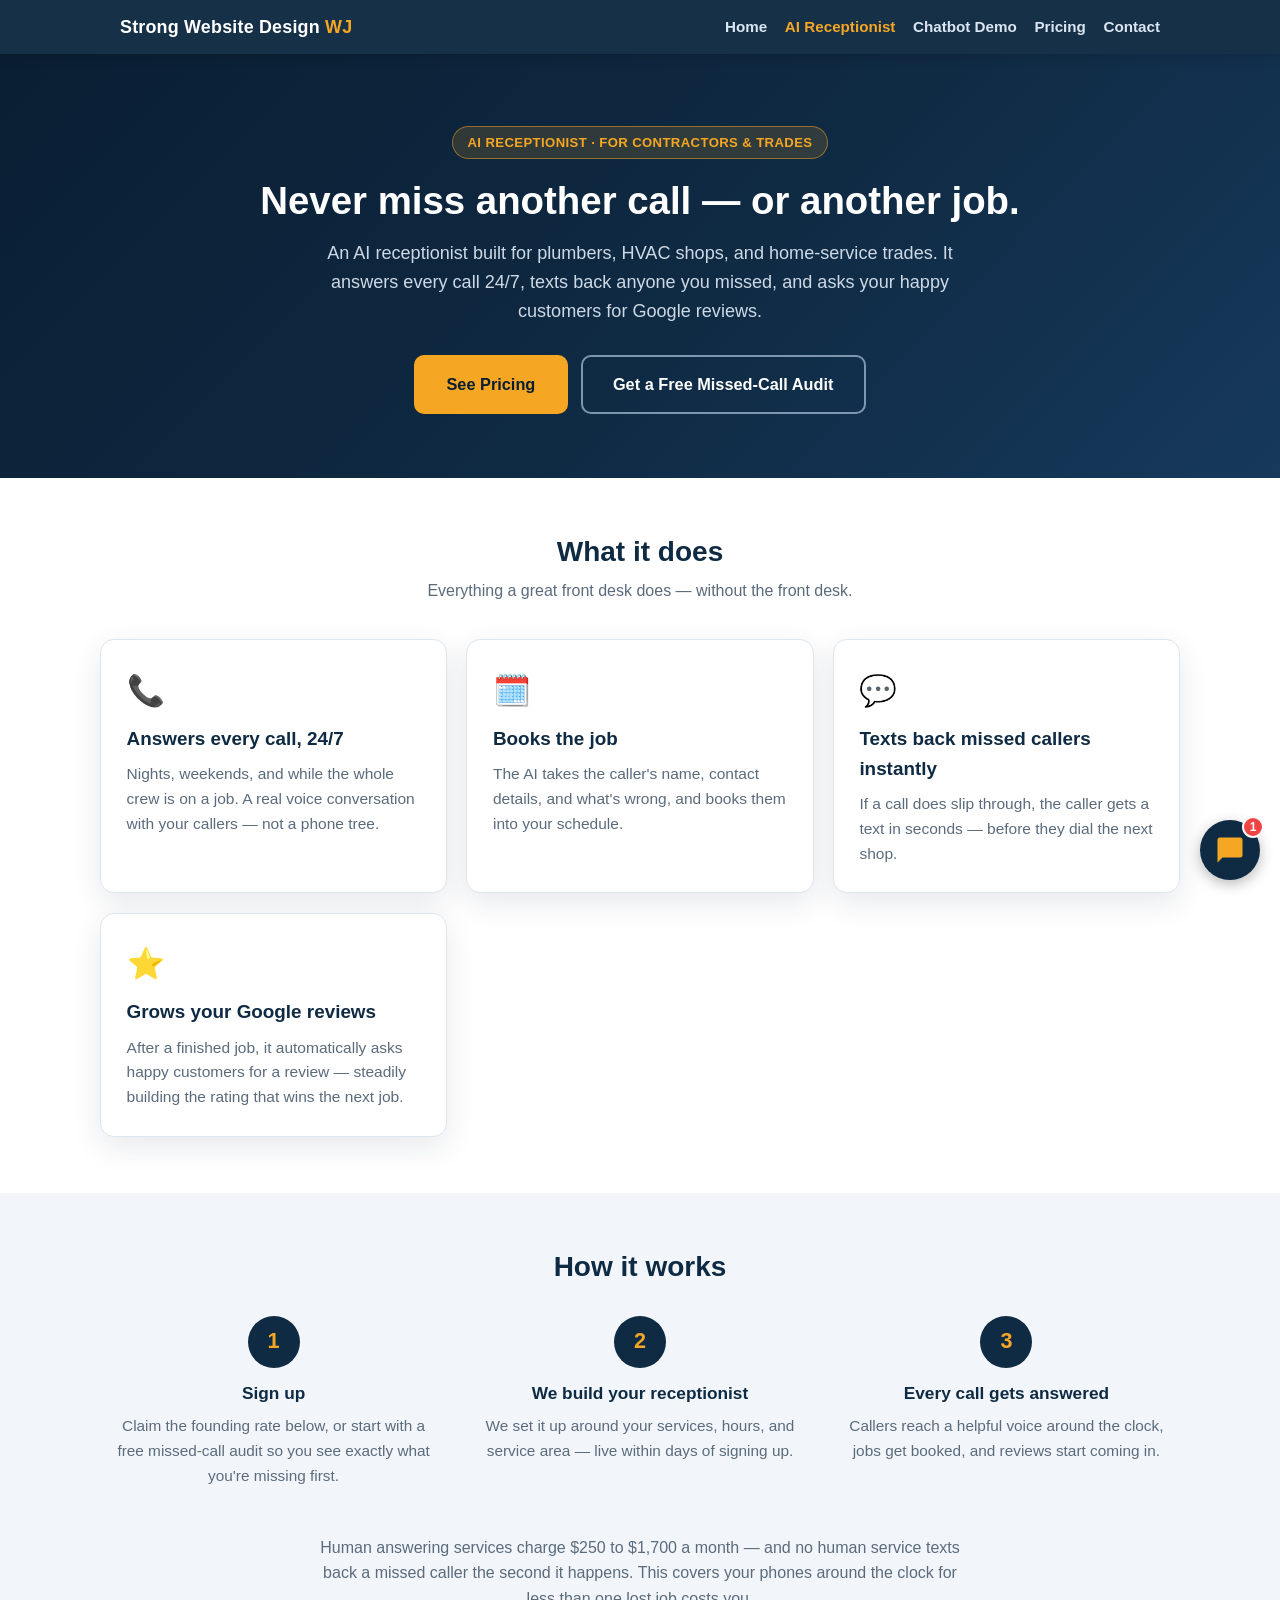
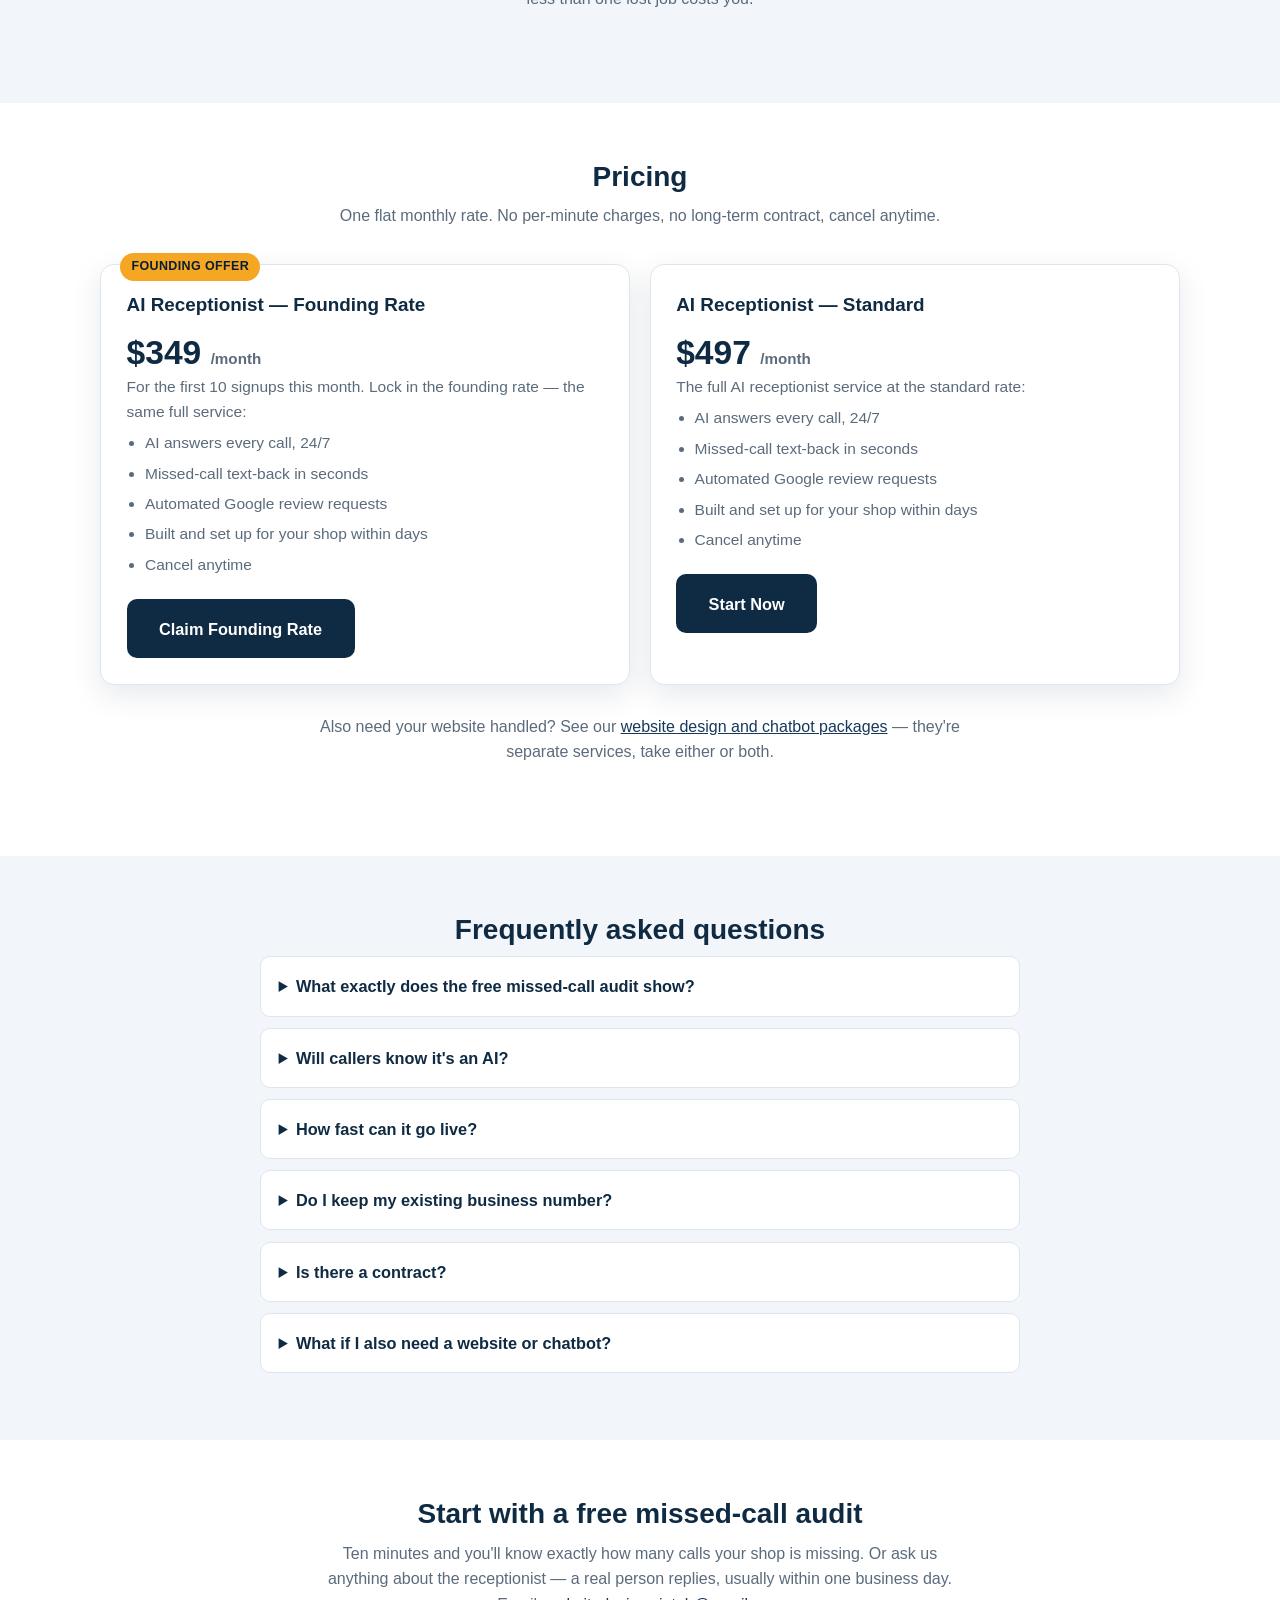
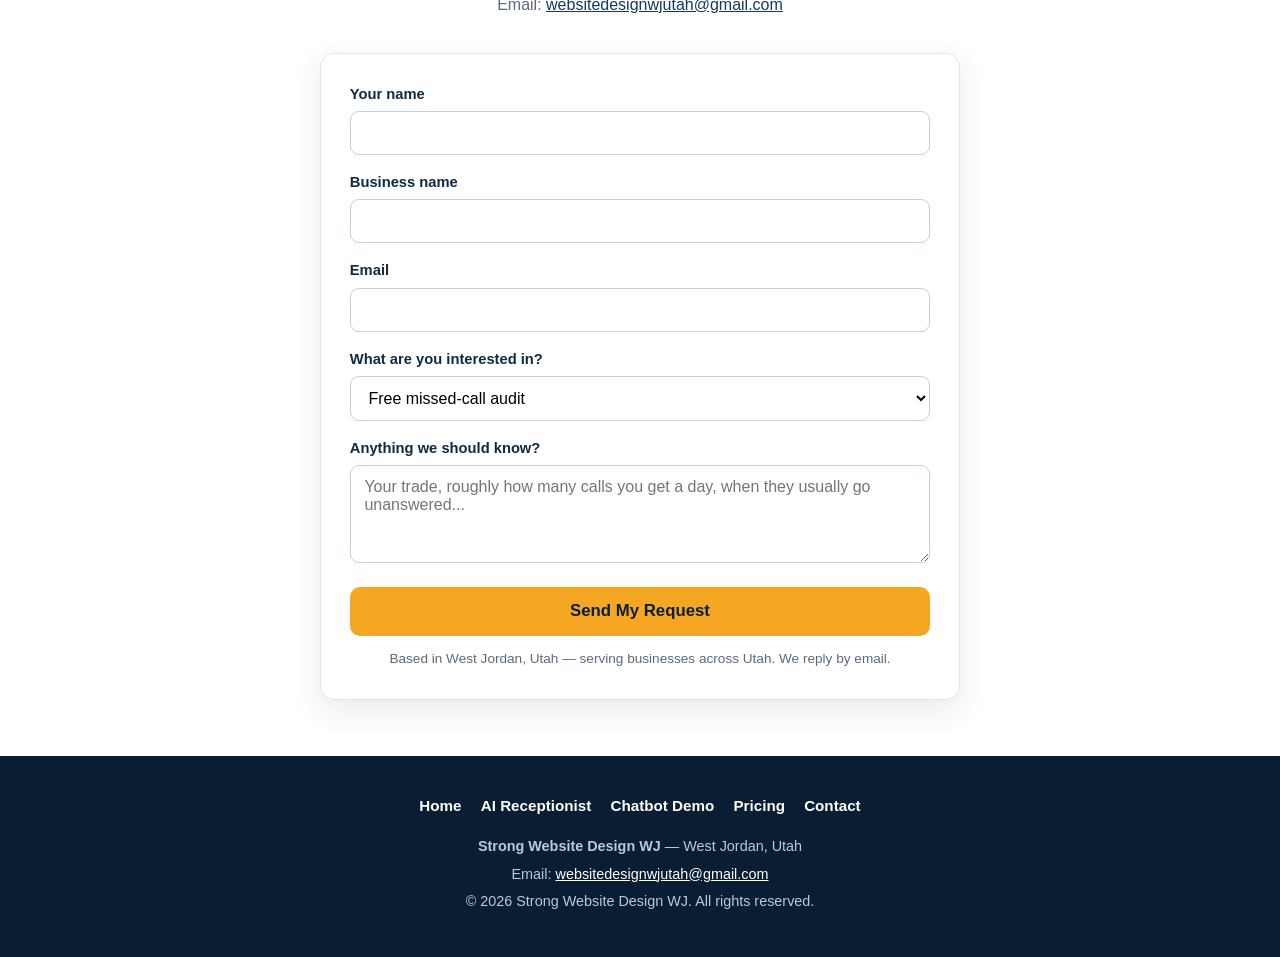
<file: receptionist.html>
<!DOCTYPE html>
<html lang="en">
<head>
<meta charset="UTF-8">
<meta name="viewport" content="width=device-width, initial-scale=1.0">
<title>AI Receptionist for Contractors &amp; Trades — 24/7 Call Answering | Strong Website Design WJ</title>
<meta name="description" content="An AI receptionist for plumbers, HVAC, and home-service trades: answers every call 24/7, texts back missed callers in seconds, and asks happy customers for Google reviews. Founding rate $349/month.">
<meta name="keywords" content="AI receptionist, AI receptionist for contractors, AI receptionist for plumbers, AI receptionist HVAC, 24/7 answering service Utah, missed call text back, virtual receptionist for trades">
<link rel="canonical" href="https://strongroots.github.io/Strong-Website-Design-WJ/receptionist.html">
<meta property="og:type" content="website">
<meta property="og:site_name" content="Strong Website Design WJ">
<meta property="og:title" content="AI Receptionist for Contractors & Trades — 24/7 Call Answering">
<meta property="og:description" content="Answers every call 24/7, texts back missed callers in seconds, and grows your Google reviews. Built for plumbers, HVAC, and home-service shops. Founding rate $349/month.">
<meta property="og:url" content="https://strongroots.github.io/Strong-Website-Design-WJ/receptionist.html">
<meta property="og:locale" content="en_US">
<meta name="twitter:card" content="summary">
<meta name="twitter:title" content="AI Receptionist for Contractors & Trades — 24/7 Call Answering">
<meta name="twitter:description" content="Never miss another call — or another job. AI phone answering, missed-call text-back, and automated review requests for home-service shops.">
<link rel="stylesheet" href="styles.css">
<link rel="stylesheet" href="chatbot/chatbot.css">
<script type="application/ld+json">
{
  "@context": "https://schema.org",
  "@type": "Service",
  "name": "AI Receptionist for Contractors and Trades",
  "serviceType": "AI phone answering and receptionist service",
  "description": "An AI receptionist that answers every call 24/7, texts back missed callers instantly, and asks happy customers for Google reviews. Built for plumbers, HVAC companies, and home-service trades.",
  "provider": {
    "@type": "ProfessionalService",
    "name": "Strong Website Design WJ",
    "url": "https://strongroots.github.io/Strong-Website-Design-WJ/",
    "email": "websitedesignwjutah@gmail.com",
    "address": {
      "@type": "PostalAddress",
      "addressLocality": "West Jordan",
      "addressRegion": "UT",
      "addressCountry": "US"
    }
  },
  "areaServed": { "@type": "State", "name": "Utah" },
  "offers": [
    { "@type": "Offer", "name": "AI Receptionist — Founding Rate (first 10 signups)", "price": "349", "priceCurrency": "USD" },
    { "@type": "Offer", "name": "AI Receptionist — Standard", "price": "497", "priceCurrency": "USD" }
  ]
}
</script>
</head>
<body>

<header class="site-header">
  <div class="bar">
    <a class="logo" href="index.html">Strong Website Design <span>WJ</span></a>
    <nav class="main-nav">
      <a href="index.html">Home</a>
      <a href="receptionist.html" class="active">AI Receptionist</a>
      <a href="chatbot-demo.html">Chatbot Demo</a>
      <a href="index.html#pricing">Pricing</a>
      <a href="#contact">Contact</a>
    </nav>
  </div>
</header>

<div class="hero">
  <span class="eyebrow">AI Receptionist · For Contractors &amp; Trades</span>
  <h1>Never miss another call — or another job.</h1>
  <p>An AI receptionist built for plumbers, HVAC shops, and home-service trades. It answers every call 24/7, texts back anyone you missed, and asks your happy customers for Google reviews.</p>
  <div class="cta-row">
    <a class="btn" href="#pricing">See Pricing</a>
    <a class="btn ghost" href="#contact">Get a Free Missed-Call Audit</a>
  </div>
</div>

<section class="section">
  <div class="wrap">
    <h2>What it does</h2>
    <p class="lede">Everything a great front desk does — without the front desk.</p>
    <div class="cards">
      <div class="card">
        <div class="icon">📞</div>
        <h3>Answers every call, 24/7</h3>
        <p>Nights, weekends, and while the whole crew is on a job. A real voice conversation with your callers — not a phone tree.</p>
      </div>
      <div class="card">
        <div class="icon">🗓️</div>
        <h3>Books the job</h3>
        <p>The AI takes the caller's name, contact details, and what's wrong, and books them into your schedule.</p>
      </div>
      <div class="card">
        <div class="icon">💬</div>
        <h3>Texts back missed callers instantly</h3>
        <p>If a call does slip through, the caller gets a text in seconds — before they dial the next shop.</p>
      </div>
      <div class="card">
        <div class="icon">⭐</div>
        <h3>Grows your Google reviews</h3>
        <p>After a finished job, it automatically asks happy customers for a review — steadily building the rating that wins the next job.</p>
      </div>
    </div>
  </div>
</section>

<section class="section alt">
  <div class="wrap">
    <h2>How it works</h2>
    <div class="steps">
      <div class="step">
        <div class="num">1</div>
        <h3>Sign up</h3>
        <p>Claim the founding rate below, or start with a free missed-call audit so you see exactly what you're missing first.</p>
      </div>
      <div class="step">
        <div class="num">2</div>
        <h3>We build your receptionist</h3>
        <p>We set it up around your services, hours, and service area — live within days of signing up.</p>
      </div>
      <div class="step">
        <div class="num">3</div>
        <h3>Every call gets answered</h3>
        <p>Callers reach a helpful voice around the clock, jobs get booked, and reviews start coming in.</p>
      </div>
    </div>
    <p class="lede" style="margin-top:1.5rem;">Human answering services charge $250 to $1,700 a month — and no human service texts back a missed caller the second it happens. This covers your phones around the clock for less than one lost job costs you.</p>
  </div>
</section>

<section class="section" id="pricing">
  <div class="wrap">
    <h2>Pricing</h2>
    <p class="lede">One flat monthly rate. No per-minute charges, no long-term contract, cancel anytime.</p>
    <div class="cards">
      <div class="card price-card">
        <span class="tag">Founding Offer</span>
        <h3>AI Receptionist — Founding Rate</h3>
        <div class="price">$349 <small>/month</small></div>
        <p>For the first 10 signups this month. Lock in the founding rate — the same full service:</p>
        <ul>
          <li>AI answers every call, 24/7</li>
          <li>Missed-call text-back in seconds</li>
          <li>Automated Google review requests</li>
          <li>Built and set up for your shop within days</li>
          <li>Cancel anytime</li>
        </ul>
        <p style="margin-top:1rem;"><a class="btn navy" href="https://buy.stripe.com/7sY4graqD3EPcYf1wl1ck03">Claim Founding Rate</a></p>
      </div>
      <div class="card price-card">
        <h3>AI Receptionist — Standard</h3>
        <div class="price">$497 <small>/month</small></div>
        <p>The full AI receptionist service at the standard rate:</p>
        <ul>
          <li>AI answers every call, 24/7</li>
          <li>Missed-call text-back in seconds</li>
          <li>Automated Google review requests</li>
          <li>Built and set up for your shop within days</li>
          <li>Cancel anytime</li>
        </ul>
        <p style="margin-top:1rem;"><a class="btn navy" href="https://buy.stripe.com/bJe8wH56jdfpf6n1wl1ck04">Start Now</a></p>
      </div>
    </div>
    <p class="lede" style="margin-top:1.8rem;">Also need your website handled? See our <a href="index.html">website design and chatbot packages</a> — they're separate services, take either or both.</p>
  </div>
</section>

<section class="section alt">
  <div class="wrap">
    <h2>Frequently asked questions</h2>
    <div class="faq">
      <details>
        <summary>What exactly does the free missed-call audit show?</summary>
        <p>We look at your own recent call activity and count how many calls went unanswered — after hours, during jobs, at lunch. Ten minutes, your real numbers, no obligation. If the numbers say you're not missing calls, we'll tell you that too.</p>
      </details>
      <details>
        <summary>Will callers know it's an AI?</summary>
        <p>It answers in a natural, helpful voice and handles the conversation like a trained receptionist: greeting your callers with your business name, taking details, and booking the job. It's upfront about being your virtual receptionist when asked.</p>
      </details>
      <details>
        <summary>How fast can it go live?</summary>
        <p>Within days of signing up. We build and configure your receptionist around your services and service area, then test it with you before it takes a single real call.</p>
      </details>
      <details>
        <summary>Do I keep my existing business number?</summary>
        <p>Yes — in most setups your number stays yours and callers notice no change, other than always getting an answer.</p>
      </details>
      <details>
        <summary>Is there a contract?</summary>
        <p>No long-term contract. It's month-to-month and you can cancel anytime.</p>
      </details>
      <details>
        <summary>What if I also need a website or chatbot?</summary>
        <p>We do those too — see <a href="index.html">our homepage</a> for website design and the <a href="chatbot-demo.html">website chatbot demo</a>. Each service is priced separately; take only what you need.</p>
      </details>
    </div>
  </div>
</section>

<section class="section" id="contact">
  <div class="wrap">
    <h2>Start with a free missed-call audit</h2>
    <p class="lede">Ten minutes and you'll know exactly how many calls your shop is missing. Or ask us anything about the receptionist — a real person replies, usually within one business day. Email: <a href="mailto:websitedesignwjutah@gmail.com">websitedesignwjutah@gmail.com</a></p>
    <form class="lead-form" action="https://formsubmit.co/websitedesignwjutah@gmail.com" method="POST">
      <input type="hidden" name="_subject" value="AI Receptionist inquiry / missed-call audit request">
      <input type="hidden" name="_template" value="table">
      <input type="hidden" name="_next" value="https://strongroots.github.io/Strong-Website-Design-WJ/receptionist.html?sent=1#contact">
      <input type="text" name="_honey" style="display:none">
      <label for="rf-name">Your name</label>
      <input id="rf-name" name="Name" type="text" autocomplete="name" required>
      <label for="rf-biz">Business name</label>
      <input id="rf-biz" name="Business" type="text" autocomplete="organization">
      <label for="rf-email">Email</label>
      <input id="rf-email" name="Email" type="email" autocomplete="email" required>
      <label for="rf-need">What are you interested in?</label>
      <select id="rf-need" name="Interested_in">
        <option>Free missed-call audit</option>
        <option>AI receptionist — founding rate ($349/mo)</option>
        <option>AI receptionist — standard ($497/mo)</option>
        <option>Just have questions first</option>
      </select>
      <label for="rf-msg">Anything we should know?</label>
      <textarea id="rf-msg" name="Details" rows="4" placeholder="Your trade, roughly how many calls you get a day, when they usually go unanswered..."></textarea>
      <button class="btn" type="submit">Send My Request</button>
      <p class="fineprint">Based in West Jordan, Utah — serving businesses across Utah. We reply by email.</p>
    </form>
  </div>
</section>

<footer class="site-footer">
  <nav>
    <a href="index.html">Home</a>
    <a href="receptionist.html">AI Receptionist</a>
    <a href="chatbot-demo.html">Chatbot Demo</a>
    <a href="index.html#pricing">Pricing</a>
    <a href="#contact">Contact</a>
  </nav>
  <p><strong>Strong Website Design WJ</strong> — West Jordan, Utah</p>
  <p>Email: <a href="mailto:websitedesignwjutah@gmail.com">websitedesignwjutah@gmail.com</a></p>
  <p>&copy; 2026 Strong Website Design WJ. All rights reserved.</p>
</footer>

<script src="chatbot/chatbot.js" defer></script>
</body>
</html>
</file>
<file: styles.css>
/* Strong Website Design WJ — shared design system (2026 redesign)
   Navy + amber brand, system fonts, mobile-first, no frameworks. */
:root {
  --navy: #0f2a43;
  --navy-dark: #0a1e33;
  --navy-mid: #16395c;
  --amber: #f5a623;
  --amber-dark: #d98d0b;
  --ink: #1c2733;
  --muted: #5b6b7c;
  --bg: #ffffff;
  --bg-alt: #f2f6fa;
  --line: #dde6ee;
  --radius: 14px;
  --shadow: 0 10px 30px rgba(15, 42, 67, .10);
}
* { margin: 0; padding: 0; box-sizing: border-box; }
html { scroll-behavior: smooth; }
body {
  font-family: -apple-system, BlinkMacSystemFont, "Segoe UI", Roboto, Helvetica, Arial, sans-serif;
  color: var(--ink); line-height: 1.6; background: var(--bg);
  -webkit-font-smoothing: antialiased;
}
a { color: var(--navy-mid); }
img, svg { max-width: 100%; }

/* Header */
.site-header {
  position: sticky; top: 0; z-index: 900;
  background: rgba(15, 42, 67, .97); color: #fff;
  box-shadow: 0 2px 12px rgba(0,0,0,.15);
}
.site-header .bar {
  max-width: 1080px; margin: 0 auto; padding: .8rem 1.25rem;
  display: flex; align-items: center; gap: 1rem; flex-wrap: wrap;
}
.logo { color: #fff; text-decoration: none; font-weight: 800; font-size: 1.12rem; letter-spacing: .2px; }
.logo span { color: var(--amber); }
.main-nav { margin-left: auto; display: flex; gap: 1.1rem; flex-wrap: wrap; }
.main-nav a { color: #dbe6f2; text-decoration: none; font-size: .95rem; font-weight: 600; }
.main-nav a:hover, .main-nav a.active { color: var(--amber); }

/* Hero */
.hero {
  background: linear-gradient(135deg, var(--navy-dark) 0%, var(--navy) 55%, var(--navy-mid) 100%);
  color: #fff; text-align: center; padding: 4.5rem 1.25rem 4rem;
}
.hero .eyebrow {
  display: inline-block; background: rgba(245,166,35,.15); color: var(--amber);
  border: 1px solid rgba(245,166,35,.5); border-radius: 999px;
  padding: .3rem .9rem; font-size: .82rem; font-weight: 700; letter-spacing: .4px;
  text-transform: uppercase; margin-bottom: 1.2rem;
}
.hero h1 { font-size: 2.4rem; line-height: 1.18; max-width: 760px; margin: 0 auto 1rem; }
.hero p { font-size: 1.13rem; color: #cdd9e5; max-width: 640px; margin: 0 auto 1.8rem; }
.hero .cta-row { display: flex; gap: .8rem; justify-content: center; flex-wrap: wrap; }
.btn {
  display: inline-block; background: var(--amber); color: var(--navy-dark);
  font-weight: 800; padding: .9rem 1.9rem; border-radius: 10px;
  text-decoration: none; font-size: 1.02rem; border: 2px solid var(--amber);
  transition: background .15s ease, transform .15s ease;
}
.btn:hover { background: var(--amber-dark); border-color: var(--amber-dark); transform: translateY(-1px); }
.btn.ghost { background: transparent; color: #fff; border-color: #7d97b1; }
.btn.ghost:hover { border-color: var(--amber); color: var(--amber); }
.btn.navy { background: var(--navy); color: #fff; border-color: var(--navy); }
.btn.navy:hover { background: var(--navy-mid); border-color: var(--navy-mid); }

/* Layout */
.section { padding: 3.5rem 1.25rem; }
.section.alt { background: var(--bg-alt); }
.wrap { max-width: 1080px; margin: 0 auto; }
.section h2 { font-size: 1.75rem; color: var(--navy); text-align: center; margin-bottom: .6rem; line-height: 1.25; }
.section .lede { text-align: center; color: var(--muted); max-width: 640px; margin: 0 auto 2.2rem; }

/* Cards */
.cards { display: grid; grid-template-columns: repeat(auto-fit, minmax(270px, 1fr)); gap: 1.2rem; }
.card {
  background: #fff; border: 1px solid var(--line); border-radius: var(--radius);
  padding: 1.6rem; box-shadow: var(--shadow); display: flex; flex-direction: column;
}
.card .icon { font-size: 1.9rem; margin-bottom: .6rem; }
.card h3 { font-size: 1.18rem; color: var(--navy); margin-bottom: .5rem; }
.card p, .card li { color: var(--muted); font-size: .97rem; }
.card ul { margin: .4rem 0 0 1.15rem; }
.card li { margin-bottom: .35rem; }
.card .card-link { margin-top: auto; padding-top: 1rem; font-weight: 700; }

/* Steps */
.steps { display: grid; grid-template-columns: repeat(auto-fit, minmax(240px, 1fr)); gap: 1.2rem; counter-reset: step; }
.step { text-align: center; padding: 1.4rem 1rem; }
.step .num {
  width: 52px; height: 52px; margin: 0 auto .8rem; border-radius: 50%;
  background: var(--navy); color: var(--amber); font-size: 1.35rem; font-weight: 800;
  display: flex; align-items: center; justify-content: center;
}
.step h3 { color: var(--navy); font-size: 1.08rem; margin-bottom: .4rem; }
.step p { color: var(--muted); font-size: .96rem; }

/* Pricing */
.price-card { position: relative; }
.price-card .tag {
  position: absolute; top: -12px; left: 1.2rem; background: var(--amber); color: var(--navy-dark);
  font-size: .78rem; font-weight: 800; padding: .25rem .7rem; border-radius: 999px;
  text-transform: uppercase; letter-spacing: .4px;
}
.price-card .price { font-size: 2.1rem; font-weight: 800; color: var(--navy); line-height: 1.1; margin: .4rem 0 .2rem; }
.price-card .price small { font-size: .95rem; font-weight: 600; color: var(--muted); }
.price-card .btn { margin-top: auto; text-align: center; }
.price-card .fineprint { font-size: .85rem; color: var(--muted); margin-top: .7rem; }

/* Trades strip */
.trades { display: flex; flex-wrap: wrap; gap: .6rem; justify-content: center; }
.trades span {
  background: #fff; border: 1px solid var(--line); border-radius: 999px;
  padding: .45rem 1rem; font-weight: 600; color: var(--navy); font-size: .93rem;
}

/* FAQ */
.faq { max-width: 760px; margin: 0 auto; }
.faq details { background: #fff; border: 1px solid var(--line); border-radius: 10px; margin-bottom: .7rem; padding: 0 1.1rem; }
.faq summary { cursor: pointer; font-weight: 700; color: var(--navy); padding: 1rem 0; font-size: 1.02rem; }
.faq details p { padding: 0 0 1.1rem; color: var(--muted); }

/* Lead form */
.lead-form {
  max-width: 640px; margin: 0 auto; background: #fff; border: 1px solid var(--line);
  border-radius: var(--radius); box-shadow: var(--shadow); padding: 1.8rem;
}
.lead-form label { display: block; font-weight: 700; color: var(--navy); font-size: .92rem; margin: 0 0 .3rem; }
.lead-form input, .lead-form select, .lead-form textarea {
  width: 100%; padding: .75rem .85rem; margin-bottom: 1rem; font-size: 1rem;
  border: 1px solid #c3d0dd; border-radius: 9px; font-family: inherit; background: #fff;
}
.lead-form input:focus, .lead-form select:focus, .lead-form textarea:focus {
  outline: 2px solid var(--amber); border-color: var(--amber);
}
.lead-form .btn { width: 100%; text-align: center; border: none; cursor: pointer; font-size: 1.05rem; }
.lead-form .fineprint { font-size: .85rem; color: var(--muted); text-align: center; margin-top: .8rem; }

/* Footer */
.site-footer { background: var(--navy-dark); color: #b9c9da; padding: 2.4rem 1.25rem; text-align: center; }
.site-footer a { color: #fff; }
.site-footer nav { margin-bottom: 1rem; display: flex; gap: 1.2rem; justify-content: center; flex-wrap: wrap; }
.site-footer nav a { text-decoration: none; font-weight: 600; font-size: .95rem; }
.site-footer nav a:hover { color: var(--amber); }
.site-footer p { font-size: .9rem; margin-bottom: .3rem; }

@media (max-width: 640px) {
  .hero { padding: 3.2rem 1.1rem 3rem; }
  .hero h1 { font-size: 1.85rem; }
  .section { padding: 2.6rem 1.1rem; }
  .section h2 { font-size: 1.45rem; }
  .main-nav { gap: .8rem; }
  .main-nav a { font-size: .88rem; }
}
</file>
<file: chatbot/chatbot.css>
/* Strong Website Design WJ chatbot — adapted from the proven Strong Roots widget.
   Brand: navy #0f2a43 + amber #f5a623. */
#sw-chat-btn {
  position: fixed; right: 20px; bottom: 20px; z-index: 9998;
  width: 60px; height: 60px; border-radius: 50%;
  background: #0f2a43; border: none; cursor: pointer;
  box-shadow: 0 4px 14px rgba(0,0,0,.28);
  display: flex; align-items: center; justify-content: center;
  transition: transform .15s ease;
}
#sw-chat-btn:hover { transform: scale(1.06); }
#sw-chat-btn svg { width: 30px; height: 30px; fill: #f5a623; }
#sw-chat-btn .sw-dot {
  position: absolute; top: -4px; right: -4px; min-width: 22px; height: 22px;
  background: #ef4444; border-radius: 11px; border: 2px solid #fff;
  color: #fff; font-size: 12px; font-weight: 700; line-height: 1;
  display: flex; align-items: center; justify-content: center;
  padding: 0 5px; box-sizing: border-box;
  animation: sw-pulse 1.6s ease-in-out infinite;
}
#sw-chat-btn .sw-dot.sw-hide { display: none; }
@keyframes sw-pulse {
  0%, 100% { transform: scale(1); }
  50% { transform: scale(1.18); }
}
#sw-chat-panel {
  position: fixed; right: 20px; bottom: 92px; z-index: 9999;
  width: 378px; max-width: calc(100vw - 40px); height: 540px; max-height: calc(100vh - 130px);
  background: #fff; border-radius: 16px; overflow: hidden;
  box-shadow: 0 10px 40px rgba(0,0,0,.3);
  display: none; flex-direction: column;
  font-family: -apple-system, BlinkMacSystemFont, "Segoe UI", Roboto, sans-serif;
}
#sw-chat-panel.sw-open { display: flex; }
#sw-chat-head {
  background: #0f2a43; color: #fff; padding: 14px 16px;
  display: flex; align-items: center; gap: 10px;
}
#sw-chat-head .sw-avatar {
  width: 38px; height: 38px; border-radius: 50%; background: #f5a623;
  display: flex; align-items: center; justify-content: center; font-size: 21px; flex: none;
}
#sw-chat-head .sw-title { font-weight: 700; font-size: 15px; }
#sw-chat-head .sw-sub { font-size: 12px; opacity: .85; }
#sw-chat-head .sw-sub::before {
  content: ""; display: inline-block; width: 8px; height: 8px; border-radius: 50%;
  background: #4ade80; margin-right: 5px;
}
#sw-chat-close {
  margin-left: auto; background: none; border: none; color: #fff;
  font-size: 22px; cursor: pointer; line-height: 1; padding: 4px;
}
#sw-chat-body { flex: 1; overflow-y: auto; padding: 14px; background: #f2f6fa; }
.sw-msg { max-width: 82%; padding: 10px 13px; border-radius: 14px; font-size: 14px; line-height: 1.45; margin-bottom: 10px; white-space: pre-line; }
.sw-bot { background: #fff; border: 1px solid #e5e7eb; border-bottom-left-radius: 4px; color: #1f2937; }
.sw-user { background: #0f2a43; color: #fff; margin-left: auto; border-bottom-right-radius: 4px; }
.sw-msg a { color: #16395c; font-weight: 600; }
.sw-user a { color: #fff; }
#sw-quick { display: flex; flex-wrap: wrap; gap: 6px; padding: 0 14px 10px; background: #f2f6fa; }
.sw-chip {
  background: #fff; border: 1px solid #0f2a43; color: #0f2a43; border-radius: 20px;
  padding: 6px 12px; font-size: 13px; cursor: pointer;
}
.sw-chip:hover { background: #0f2a43; color: #fff; }
#sw-chat-foot { display: flex; border-top: 1px solid #e5e7eb; background: #fff; }
#sw-chat-input {
  flex: 1; border: none; padding: 13px 14px; font-size: 14px; outline: none;
}
#sw-chat-send {
  background: #f5a623; color: #0f2a43; border: none; padding: 0 18px;
  font-size: 14px; font-weight: 800; cursor: pointer;
}
#sw-chat-send:hover { background: #d98d0b; }
.sw-lead-form input, .sw-lead-form select, .sw-lead-form textarea {
  width: 100%; box-sizing: border-box; margin-bottom: 8px; padding: 9px 10px;
  border: 1px solid #d1d5db; border-radius: 8px; font-size: 14px;
}
.sw-lead-form button {
  width: 100%; background: #f5a623; color: #0f2a43; border: none; border-radius: 8px;
  padding: 11px; font-size: 15px; font-weight: 800; cursor: pointer;
}
.sw-lead-form button:hover { background: #d98d0b; }
@media (max-width: 480px) {
  #sw-chat-panel { right: 10px; bottom: 84px; max-width: calc(100vw - 20px); }
  #sw-chat-btn { right: 14px; bottom: 14px; }
}
/* Draggable widget */
#sw-chat-btn { cursor: grab; touch-action: none; }
#sw-chat-btn.sw-dragging { cursor: grabbing; transition: none; transform: none; }
#sw-chat-head { cursor: grab; touch-action: none; user-select: none; -webkit-user-select: none; }
#sw-chat-head.sw-dragging { cursor: grabbing; }
</file>
